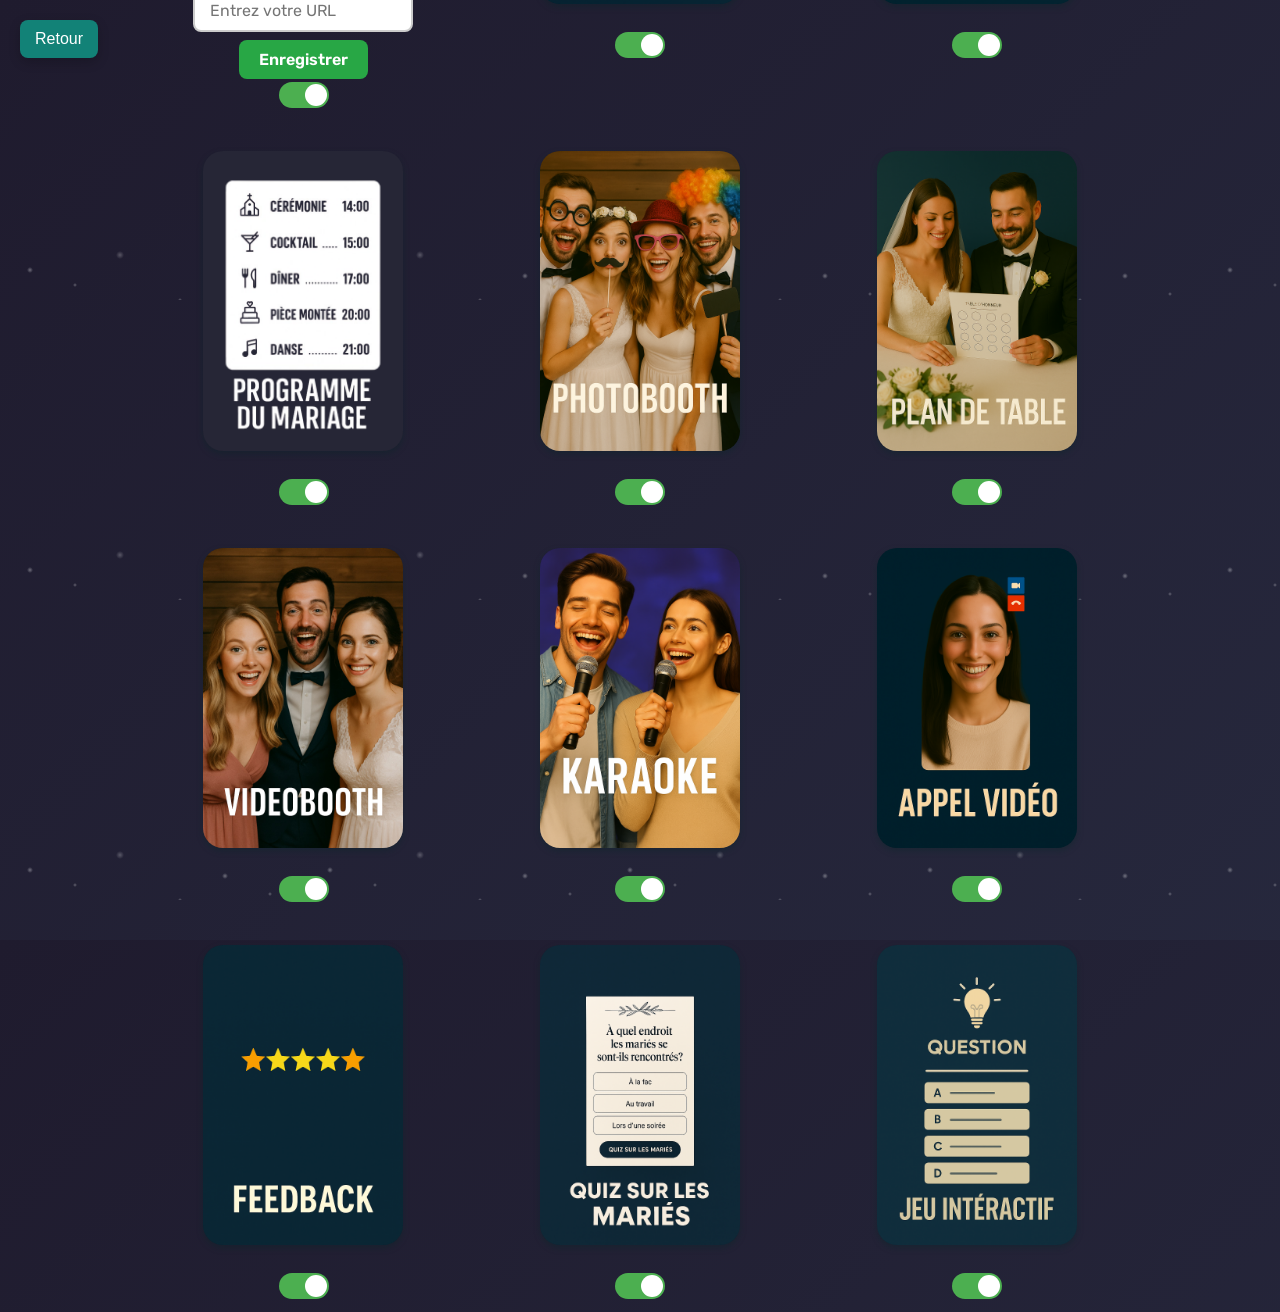
<file: appli.html>
<!DOCTYPE html>
<html lang="en">

<head>
    <meta charset="UTF-8">
    <meta name="viewport" content="width=device-width, initial-scale=1.0">
    <title>Applications</title>
    <!-- <link rel="stylesheet" href="./css/style_index.css"> -->
    <link rel="stylesheet" href="./css/style_appli.css">
    <link rel="stylesheet" href="./css/style_backbutton.css">
    <link href="https://fonts.googleapis.com/css2?family=Rubik:wght@400;600;700&display=swap" rel="stylesheet">
    <style>
        /* style_toggle.css */
    </style>
</head>

<body>

    <a class="back-button" href="index_hub.php" id="backbutton">
        Retour
    </a>
    <div class="container">
        <!-- Ligne du haut -->
        <div class="item">
            <a href="#" id="accueil-link" class="icon" target="_blank" data-module="accueil">
                <img src="./img/video-home.png" alt="Accueil">
                <!-- <h3>ACCUEIL</h3> -->
            </a>
            <!-- Input pour changer dynamiquement le lien -->
            <input type="text" id="input-url-accueil" class="input-url" data-module="accueil"
                placeholder="Entrez votre URL" oninput="updateAccueilLink(this)" />
            <button id="save-btn-accueil" class="save-btn" data-module="accueil">Enregistrer</button>
            <input type="checkbox" class="toggle-switch" data-module="accueil" onchange="toggleModule(this)">
            <span class="status-label" id="status-accueil"></span>
        </div>
        <div class="item">
            <a href="https://vocalvideo.com/" id="option" class="icon" target="_blank" data-module="livreor">
                <img src="./img/livreor.png" alt="Livre d'or">
                <!-- <h3>LIVRE D'OR VIDÉO</h3> -->
            </a>
            <input type="checkbox" class="toggle-switch" data-module="livreor" onchange="toggleModule(this)">
            <span class="status-label" id="status-livreor"></span>
        </div>

        <div class="item">
            <a href="#" id="option" class="icon" target="_blank" data-module="livreoraudio">
                <img src="./img/livreoraudio.png" alt="Livre d'or audio">
                <!-- <h3>LIVRE D'OR AUDIO</h3> -->
            </a>
            <input type="checkbox" class="toggle-switch" data-module="livreoraudio" onchange="toggleModule(this)">
            <span class="status-label" id="status-livreoraudio"></span>
        </div>

        <div class="item">
            <a href="#" id="option" class="icon" target="_blank" data-module="programme">
                <img src="./img/timetable.png" alt="Programme">
                <!-- <h3>PROGRAMME DU MARIAGE</h3> -->
            </a>
            <input type="checkbox" class="toggle-switch" data-module="programme" onchange="toggleModule(this)">
            <span class="status-label" id="status-programme"></span>
        </div>


        <div class="item">
            <a href="https://www.simplebooth.com/" id="option" class="icon" target=" _blank" data-module="photo">
                <img src="./img/photobooth-ia.jpg" alt="Photobooth">
                <!-- <h3>PHOTOBOOTH</h3> -->
            </a>
            <input type="checkbox" class="toggle-switch" data-module="photo" onchange="toggleModule(this)">
            <span class="status-label" id="status-photo"></span>
        </div>

        <!-- Ligne du milieu -->
        <div class="item">
            <a href="#" id="option" class="icon" target="_blank" data-module="plan">
                <img src="./img/dinner-table.png" alt="Plan">
                <!-- <h3>PLAN DE TABLE</h3> -->
            </a>
            <input type="checkbox" class="toggle-switch" data-module="plan" onchange="toggleModule(this)">
            <span class="status-label" id="status-plan"></span>
        </div>

        <div class="item">
            <a href="https://www.loom.com/" id="option" class="icon" target="_blank" data-module="video">
                <img src="./img/videobooth-ia.jpg" alt="Videobooth">
                <!-- <h3>VIDEOBOOTH</h3> -->
            </a>
            <input type="checkbox" class="toggle-switch" data-module="video" onchange="toggleModule(this)">
            <span class="status-label" id="status-video"></span>
        </div>

        <div class="item">
            <a href="https://www.karafun.fr/" id="option" class="icon" target="_blank" data-module="karaoke">
                <img src="./img/karaoke-ia(1).png" alt="Karaoke">
                <!-- <h3>KARAOKE</h3> -->
            </a>
            <input type="checkbox" class="toggle-switch" data-module="karaoke" onchange="toggleModule(this)">
            <span class="status-label" id="status-karaoke"></span>
        </div>
        <!-- Ligne du bas -->
        <div class="item">
            <a href="https://www.zoom.com/fr" id="option" class="icon" target="_blank" data-module="facetime">
                <img src="./img/facetime.png" alt="facetime">
                <!-- <h3>APPEL VIDÉO</h3> -->
            </a>
            <input type="checkbox" class="toggle-switch" data-module="facetime" onchange="toggleModule(this)">
            <span class="status-label" id="status-facetime"></span>
        </div>

        <div class="item">
            <a href="https://www.slido.com/fr" id="option" class="icon" target="_blank" data-module="feedback">
                <img src="./img/feedback.png" alt="Feedback">
                <!-- <h3>FEEDBACK</h3> -->
            </a>
            <input type="checkbox" class="toggle-switch" data-module="feedback" onchange="toggleModule(this)">
            <span class="status-label" id="status-feedback"></span>
        </div>

        <div class="item">
            <a href="#" id="option" class="icon" target="_blank" data-module="quiz">
                <img src="./img/quiz.png" alt="Quiz">
                <!-- <h3>QUIZ SUR LES MARIÉS</h3> -->
            </a>
            <input type="checkbox" class="toggle-switch" data-module="quiz" onchange="toggleModule(this)">
            <span class="status-label" id="status-quiz"></span>
        </div>

        <div class="item">
            <a href="https://solis.pro/?page_id=524" id="option" class="icon" target="_blank" data-module="tombola">
                <img src="./img/tombola.png" alt="Spin">
                <!-- <h3>JEU INTERACTIF</h3> -->
            </a>
            <input type="checkbox" class="toggle-switch" data-module="tombola" onchange="toggleModule(this)">
            <span class="status-label" id="status-tombola"></span>
        </div>
    </div>

    <script src="./js/scriptDisabled.js"></script>
    <script src="./js/scriptURLFront.js"></script>
    <script src="./js/scriptURLBack.js"></script>
</body>

</html>
</file>
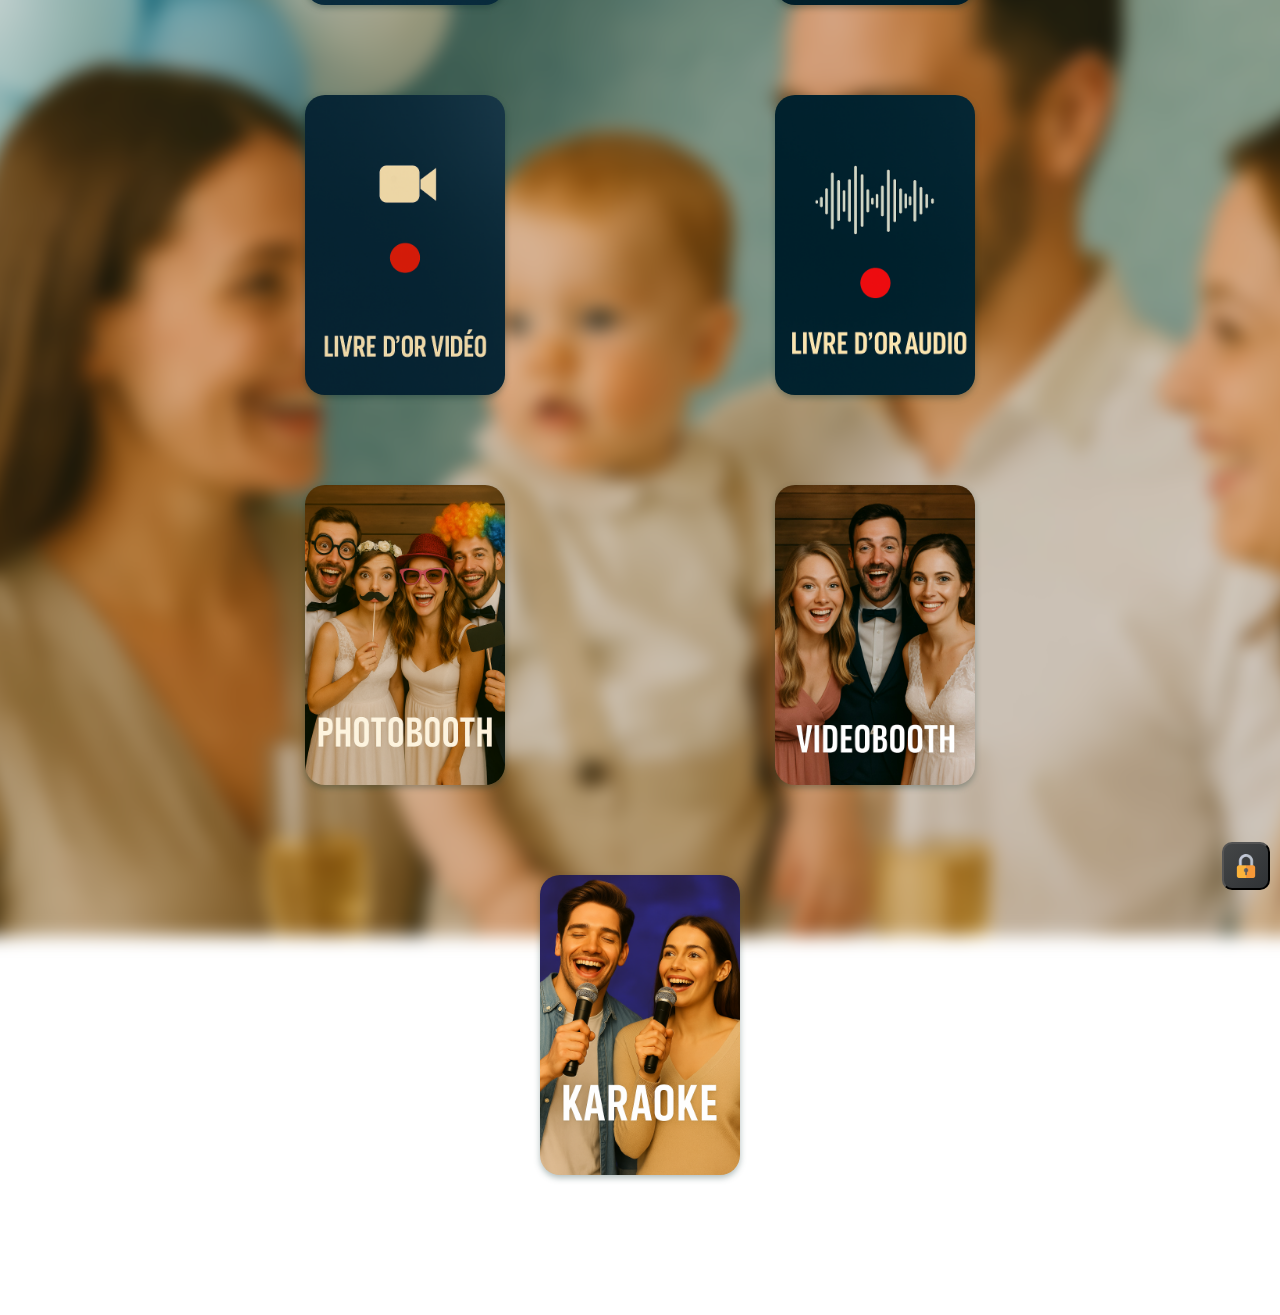
<file: index_bapteme.html>
<!DOCTYPE html>
<html lang="fr">

<head>
    <meta charset="UTF-8">
    <meta name="viewport" content="width=device-width, initial-scale=1.0">
    <title>Baptême</title>
    <link rel="stylesheet" href="./css/style_bapteme.css">
    <link href="https://fonts.googleapis.com/css2?family=Rubik:wght@400;600;700&display=swap" rel="stylesheet">
</head>

<body>

    <!-- Bouton admin -->
    <div id="admin-access">
        <button id="btn-admin">
            <img src="./img/lock-icon.png" alt="Admin" />
        </button>
    </div>

    <div class="container">
        <div class="item">
            <a class="popup-link" id="accueil-link" href="#" data-module="accueil">
                <div class="icon">
                    <img src="./img/video-home.png" alt="Accueil">
                    <!-- <h3>ACCUEIL</h3> -->
                </div>
            </a>
        </div>
        <div class="item">
            <a class="popup-link" href="https://www.zoom.com/fr" data-module="facetime" id="option">
                <div class="icon">
                    <img src="./img/facetime.png" alt="video-chat">
                    <!-- <h3>APPEL VIDÉO</h3> -->
                </div>
            </a>
        </div>

        <div class="item">
            <a class="popup-link" href="https://vocalvideo.com/" data-module="livreor" id="option">
                <div class="icon">
                    <img src="./img/livreor.png" alt="Livre d'or">
                    <!-- <h3>LIVRE D'OR VIDÉO</h3> -->
                </div>
            </a>
        </div>

        <div class="item">
            <a href="#" id="option" data-module="livreoraudio" class="icon popup-link">
                <img src="./img/livreoraudio.png" alt="Livre d'or audio">
                <!-- <h3>LIVRE D'OR AUDIO</h3> -->
            </a>
        </div>

        <div class="item">
            <a class="popup-link" href="https://www.simplebooth.com/" data-module="photo" id="option">
                <div class="icon">
                    <img src="./img/photobooth-ia.jpg" alt="Photobooth">
                    <!-- <h3>PHOTOBOOTH</h3> -->
                </div>
            </a>
        </div>

        <div class="item">
            <a class="popup-link" href="https://www.loom.com/" data-module="video" id="option">
                <div class="icon">
                    <img src="./img/videobooth-ia.jpg" alt="Videobooth">
                    <!-- <h3>VIDEOBOOTH</h3> -->
                </div>
            </a>
        </div>

        <div class="item">
            <a class="popup-link" href="https://www.loom.com/" data-module="karaoke" id="option">
                <div class="icon">
                    <img src="./img/karaoke-ia(1).png" alt="Karaoke">
                    <!-- <h3>VIDEOBOOTH</h3> -->
                </div>
            </a>
        </div>
    </div>

    <script src="./js/scriptGrey.js"></script>
    <script src="./js/scriptBackButton.js"></script>
    <script src="./js/scriptPopup.js"></script>
    <script src="./js/scriptURLBack.js"></script>
</body>

</html>
</file>
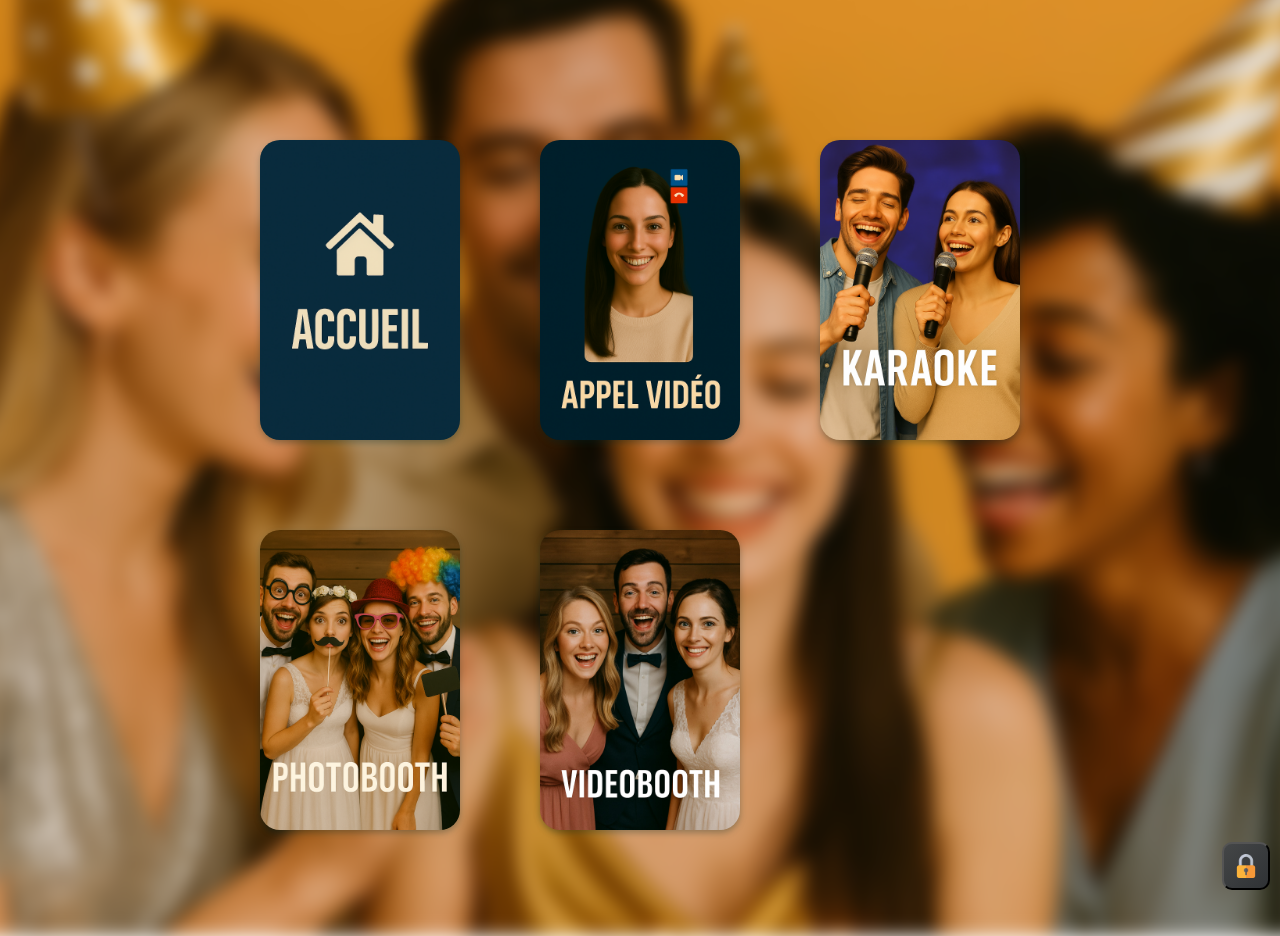
<file: index_birthday.html>
<!DOCTYPE html>
<html lang="fr">

<head>
    <meta charset="UTF-8">
    <meta name="viewport" content="width=device-width, initial-scale=1.0">
    <title>Anniversaire</title>
    <link rel="stylesheet" href="./css/style_birthday.css">
    <link href="https://fonts.googleapis.com/css2?family=Rubik:wght@400;600;700&display=swap" rel="stylesheet">
</head>

<body>
    <!-- Bouton admin -->
    <div id="admin-access">
        <button id="btn-admin">
            <img src="./img/lock-icon.png" alt="Admin" />
        </button>
    </div>

    <div class="container">
        <div class="item">
            <a class="popup-link" href="#" data-module="accueil" id="accueil-link">
                <div class="icon">
                    <img src="./img/video-home.png" alt="Accueil">
                    <!-- <h3>ACCUEIL</h3> -->
                </div>
            </a>
        </div>

        <div class="item">
            <a href="https://www.zoom.com/" class="popup-link" data-module="facetime" id="video-chat">
                <div class="icon">
                    <img src="./img/facetime.png" alt="video-chat">
                    <!-- <h3>APPEL VIDÉO</h3> -->
                </div>
            </a>
        </div>
        <div class="item">
            <a href="https://www.karafun.fr/" class="popup-link" data-module="karaoke" id="karaoke">
                <div class="icon">
                    <img src="./img/karaoke-ia(1).png" alt="karaoke">
                    <!-- <h3>KARAOKE</h3> -->
                </div>
            </a>
        </div>
        <div class="item">
            <a href="https://www.simplebooth.com/" class="popup-link" data-module="photo" id="photobooth">
                <div class="icon">
                    <img src="./img/photobooth-ia.jpg" alt="photo">
                    <!-- <h3>PHOTOBOOTH</h3> -->
                </div>
            </a>
        </div>
        <div class="item">
            <a href="https://www.loom.com/" class="popup-link" data-module="video" id="videobooth">
                <div class="icon">
                    <img src="./img/videobooth-ia.jpg" alt="video">
                    <!-- <h3>VIDEOBOOTH</h3> -->
                </div>
            </a>
        </div>
    </div>

    <script src="./js/scriptGrey.js"></script>
    <script src="./js/scriptBackButton.js"></script>
    <script src="./js/scriptPopup.js"></script>
    <script src="./js/scriptURLBack.js"></script>
</body>

</html>
</file>
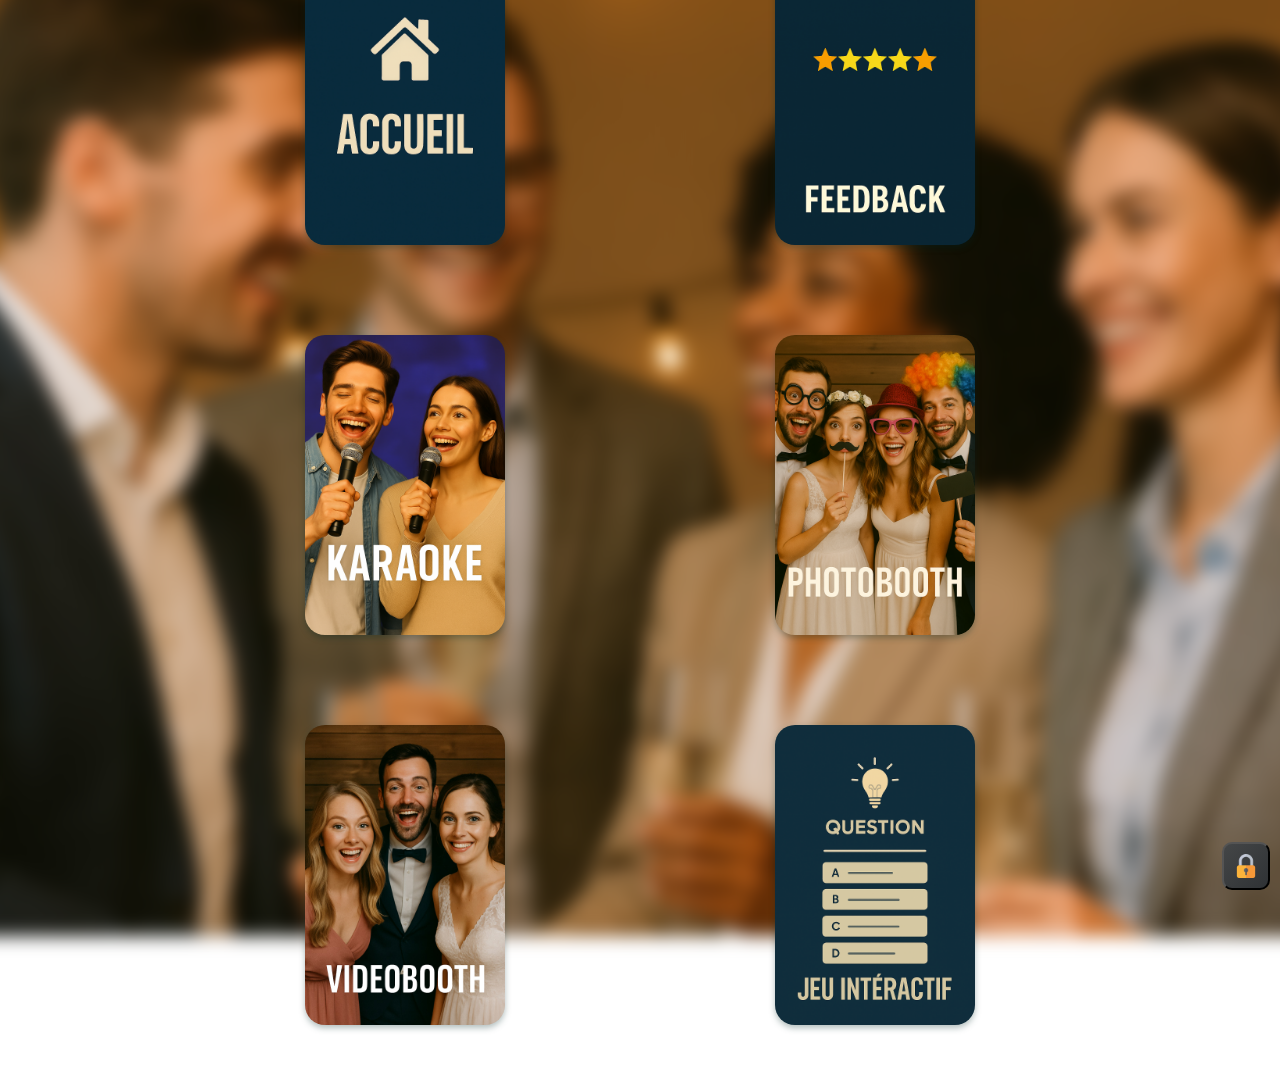
<file: index_company.html>
<!DOCTYPE html>
<html lang="fr">

<head>
    <meta charset="UTF-8" />
    <meta name="viewport" content="width=device-width, initial-scale=1" />
    <title>Entreprise</title>
    <link rel="stylesheet" href="./css/style_company.css" />
    <link href="https://fonts.googleapis.com/css2?family=Rubik:wght@400;600;700&display=swap" rel="stylesheet" />
</head>

<body>

    <!-- Bouton admin -->
    <div id="admin-access">
        <button id="btn-admin">
            <img src="./img/lock-icon.png" alt="Admin" />
        </button>
    </div>

    <div class="container">
        <div class="item">
            <a class="popup-link" href="#" data-module="accueil" id="accueil-link">
                <div class="icon">
                    <img src="./img/video-home.png" alt="Accueil" />
                    <!-- <h3>ACCUEIL</h3> -->
                </div>
            </a>
        </div>
        <div class="item">
            <a class="popup-link" href="https://www.slido.com/fr" data-module="feedback" id="option">
                <div class="icon">
                    <img src="./img/feedback.png" alt="Feedback" />
                    <!-- <h3>FEEDBACK</h3> -->
                </div>
            </a>
        </div>
        <div class="item">
            <a class="popup-link" href="https://www.karafun.fr/" data-module="karaoke" id="option">
                <div class="icon">
                    <img src="./img/karaoke-ia(1).png" alt="karaoke" />
                    <!-- <h3>KARAOKE</h3> -->
                </div>
            </a>
        </div>
        <div class="item">
            <a class="popup-link" href="https://www.simplebooth.com/" data-module="photo" id="option">
                <div class="icon">
                    <img src="./img/photobooth-ia.jpg" alt="photo" />
                    <!-- <h3>PHOTOBOOTH</h3> -->
                </div>
            </a>
        </div>
        <div class="item">
            <a class="popup-link" href="https://www.loom.com/" data-module="video" id="option">
                <div class="icon">
                    <img src="./img/videobooth-ia.jpg" alt="video" />
                    <!-- <h3>VIDEOBOOTH</h3> -->
                </div>
            </a>
        </div>
        <div class="item">
            <a class="popup-link" href="https://solis.pro/?page_id=524" data-module="tombola" id="option">
                <div class="icon">
                    <img src="./img/tombola.png" alt="tombola" />
                    <!-- <h3>JEU INTERACTIF</h3> -->
                </div>
            </a>
        </div>
    </div>

    <script src="./js/scriptGrey.js"></script>
    <script src="./js/scriptBackButton.js"></script>
    <script src="./js/scriptURLBack.js"></script>
    <script src="./js/scriptPopup.js"></script>
</body>

</html>
</file>
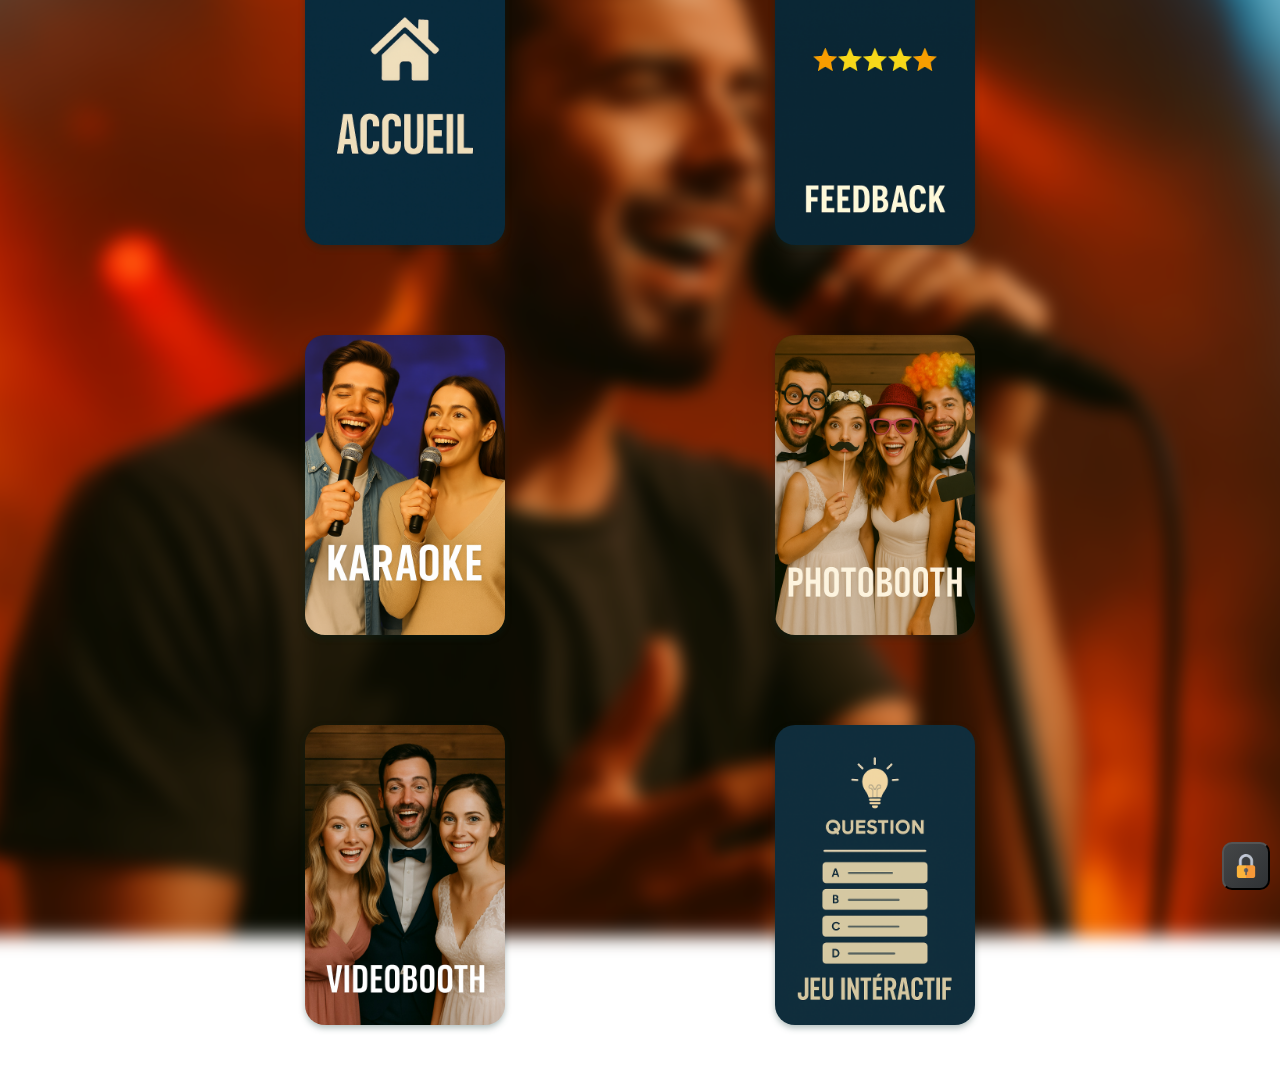
<file: index_concert.html>
<!DOCTYPE html>
<html lang="fr">

<head>
    <meta charset="UTF-8" />
    <meta name="viewport" content="width=device-width, initial-scale=1" />
    <title>Concert</title>
    <link rel="stylesheet" href="./css/style_concert.css" />
    <link href="https://fonts.googleapis.com/css2?family=Rubik:wght@400;600;700&display=swap" rel="stylesheet" />
</head>

<body>

    <!-- Bouton admin -->
    <div id="admin-access">
        <button id="btn-admin">
            <img src="./img/lock-icon.png" alt="Admin" />
        </button>
    </div>

    <div class="container">
        <div class="item">
            <a class="popup-link" href="#" data-module="accueil" id="accueil-link">
                <div class="icon">
                    <img src="./img/video-home.png" alt="Accueil" />
                    <!-- <h3>ACCUEIL</h3> -->
                </div>
            </a>
        </div>
        <div class="item">
            <a class="popup-link" href="https://www.slido.com/fr" data-module="feedback" id="option">
                <div class="icon">
                    <img src="./img/feedback.png" alt="Feedback" />
                    <!-- <h3>FEEDBACK</h3> -->
                </div>
            </a>
        </div>
        <div class="item">
            <a class="popup-link" href="https://www.karafun.fr/" data-module="karaoke" id="option">
                <div class="icon">
                    <img src="./img/karaoke-ia(1).png" alt="karaoke" />
                    <!-- <h3>KARAOKE</h3> -->
                </div>
            </a>
        </div>
        <div class="item">
            <a class="popup-link" href="https://www.simplebooth.com/" data-module="photo" id="option">
                <div class="icon">
                    <img src="./img/photobooth-ia.jpg" alt="photo" />
                    <!-- <h3>PHOTOBOOTH</h3> -->
                </div>
            </a>
        </div>
        <div class="item">
            <a class="popup-link" href="https://www.loom.com/" data-module="video" id="option">
                <div class="icon">
                    <img src="./img/videobooth-ia.jpg" alt="video" />
                    <!-- <h3>VIDEOBOOTH</h3> -->
                </div>
            </a>
        </div>
        <div class="item">
            <a class="popup-link" href="https://solis.pro/?page_id=524" data-module="tombola" id="option">
                <div class="icon">
                    <img src="./img/tombola.png" alt="tombola" />
                    <!-- <h3>JEU INTERACTIF</h3> -->
                </div>
            </a>
        </div>
    </div>

    <script src="./js/scriptGrey.js"></script>
    <script src="./js/scriptBackButton.js"></script>
    <script src="./js/scriptURLBack.js"></script>
    <script src="./js/scriptPopup.js"></script>
</body>

</html>
</file>
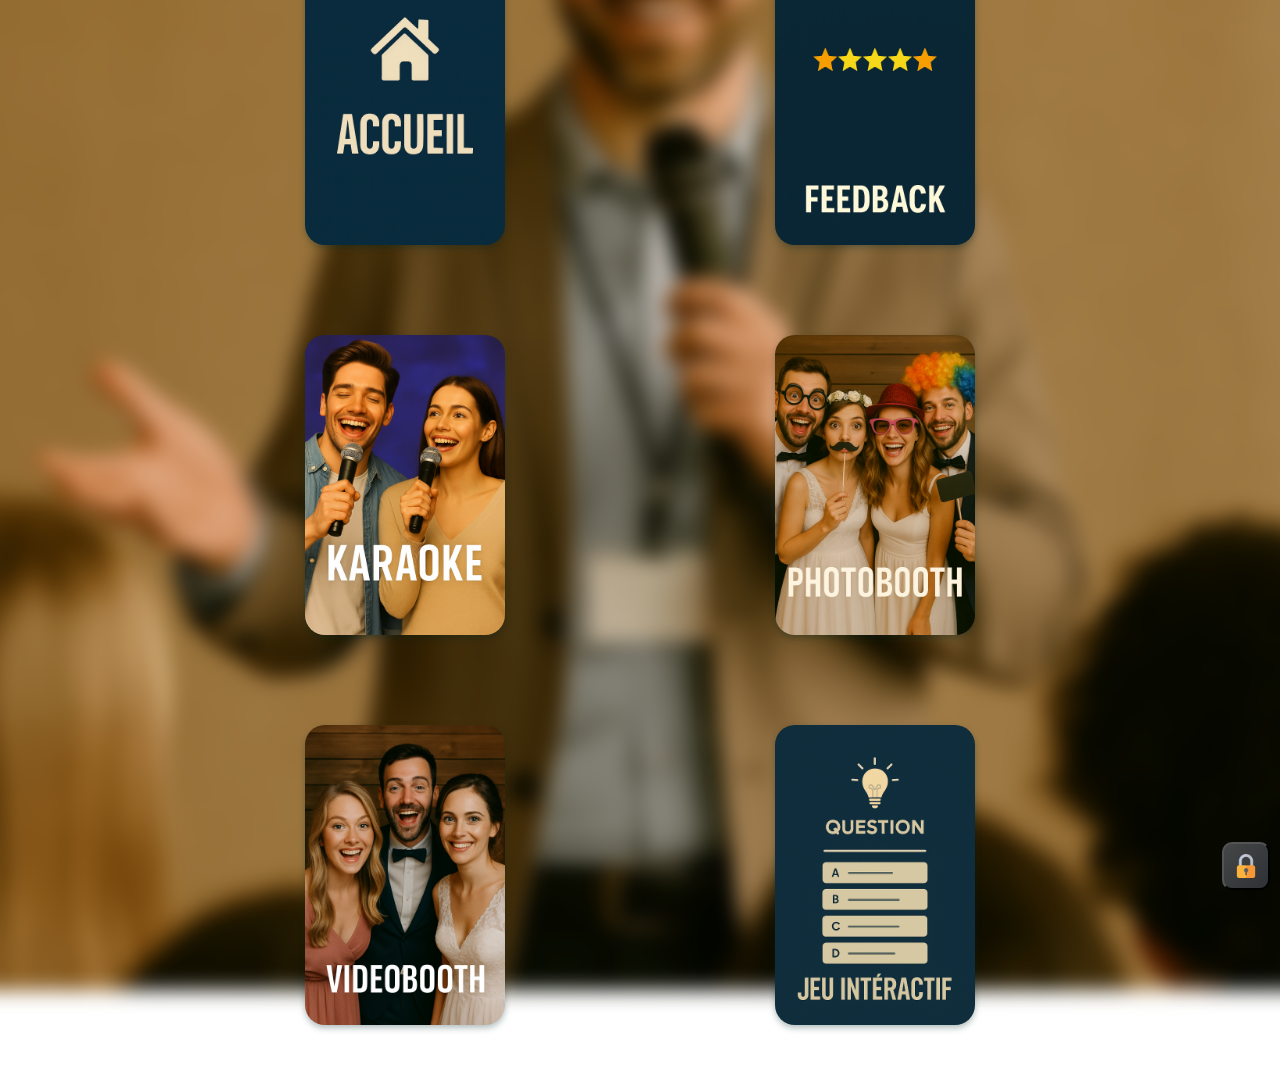
<file: index_seminaire.html>
<!DOCTYPE html>
<html lang="fr">

<head>
    <meta charset="UTF-8" />
    <meta name="viewport" content="width=device-width, initial-scale=1" />
    <title>Séminaire</title>
    <link rel="stylesheet" href="./css/style_seminaire.css" />
    <link href="https://fonts.googleapis.com/css2?family=Rubik:wght@400;600;700&display=swap" rel="stylesheet" />
</head>

<body>

    <!-- Bouton admin -->
    <div id="admin-access">
        <button id="btn-admin">
            <img src="./img/lock-icon.png" alt="Admin" />
        </button>
    </div>

    <div class="container">
        <div class="item">
            <a class="popup-link" href="#" data-module="accueil" id="accueil-link">
                <div class="icon">
                    <img src="./img/video-home.png" alt="Accueil" />
                    <!-- <h3>ACCUEIL</h3> -->
                </div>
            </a>
        </div>
        <div class="item">
            <a class="popup-link" href="https://www.slido.com/fr" data-module="feedback" id="option">
                <div class="icon">
                    <img src="./img/feedback.png" alt="Feedback" />
                    <!-- <h3>FEEDBACK</h3> -->
                </div>
            </a>
        </div>
        <div class="item">
            <a class="popup-link" href="https://www.karafun.fr/" data-module="karaoke" id="option">
                <div class="icon">
                    <img src="./img/karaoke-ia(1).png" alt="karaoke" />
                    <!-- <h3>KARAOKE</h3> -->
                </div>
            </a>
        </div>
        <div class="item">
            <a class="popup-link" href="https://www.simplebooth.com/" data-module="photo" id="option">
                <div class="icon">
                    <img src="./img/photobooth-ia.jpg" alt="photo" />
                    <!-- <h3>PHOTOBOOTH</h3> -->
                </div>
            </a>
        </div>
        <div class="item">
            <a class="popup-link" href="https://www.loom.com/" data-module="video" id="option">
                <div class="icon">
                    <img src="./img/videobooth-ia.jpg" alt="video" />
                    <!-- <h3>VIDEOBOOTH</h3> -->
                </div>
            </a>
        </div>
        <div class="item">
            <a class="popup-link" href="https://solis.pro/?page_id=524" data-module="tombola" id="option">
                <div class="icon">
                    <img src="./img/tombola.png" alt="tombola" />
                    <!-- <h3>JEU INTERACTIF</h3> -->
                </div>
            </a>
        </div>
    </div>

    <script src="./js/scriptGrey.js"></script>
    <script src="./js/scriptBackButton.js"></script>
    <script src="./js/scriptURLBack.js"></script>
    <script src="./js/scriptPopup.js"></script>
</body>

</html>
</file>
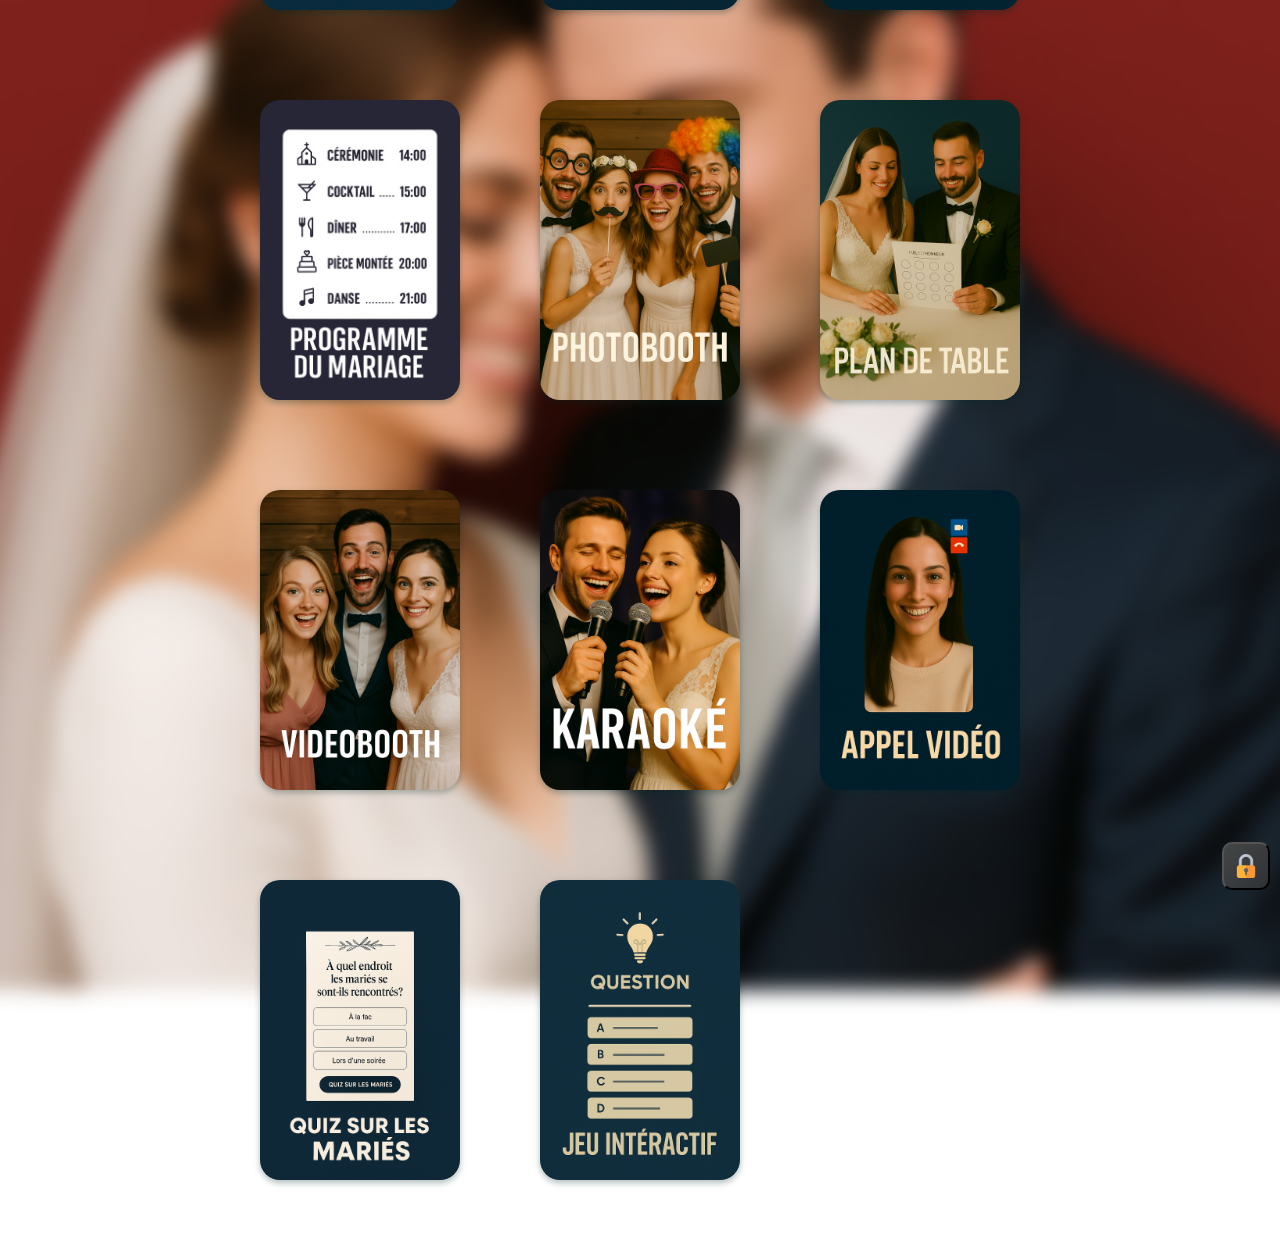
<file: index_wedding.html>
<!DOCTYPE html>
<html lang="fr">

<head>
    <meta charset="UTF-8">
    <meta name="viewport" content="width=device-width, initial-scale=1.0">
    <title>Mariage</title>
    <link rel="stylesheet" href="./css/style_wedding.css">
    <link href="https://fonts.googleapis.com/css2?family=Rubik:wght@400;600;700&display=swap" rel="stylesheet">
</head>

<body>

    <!-- Bouton admin -->
    <div id="admin-access">
        <button id="btn-admin">
            <img src="./img/lock-icon.png" alt="Admin" />
        </button>
    </div>

    <div class="container">
        <!-- Ligne du haut -->
        <div class="item">
            <a class="icon popup-link" href="#" data-module="accueil" id="accueil-link">
                <img src="img/video-home.png" alt="Accueil">
            </a>
        </div>

        <div class="item">
            <a href="https://vocalvideo.com/" id="option" data-module="livreor" class="icon popup-link">
                <img src="./img/livreor.png" alt="Livre d'or">
                <!-- <h3>LIVRE D'OR VIDÉO</h3> -->
            </a>
        </div>

        <div class="item">
            <a href="#" id="option" data-module="livreoraudio" class="icon popup-link">
                <img src="./img/livreoraudio.png" alt="Livre d'or audio">
                <!-- <h3>LIVRE D'OR AUDIO</h3> -->
            </a>
        </div>

        <div class="item">
            <a href="#" id="option" data-module="programme" class="icon popup-link">
                <img src="./img/timetable.png" alt="Programme">
                <!-- <h3>PROGRAMME DU MARIAGE</h3> -->
            </a>
        </div>

        <div class="item">
            <a href="https://www.simplebooth.com/" id="option" data-module="photo" class="icon popup-link">
                <img src="./img/photobooth-ia.jpg" alt="Photobooth">
                <!-- <h3>PHOTOBOOTH</h3> -->
            </a>
        </div>

        <!-- Ligne du bas -->
        <div class="item">
            <a href="#" id="option" data-module="plan" class="icon popup-link">
                <img src="./img/dinner-table.png" alt="Plan">
                <!-- <h3>PLAN DE TABLE</h3> -->
            </a>
        </div>

        <div class="item">
            <a href="https://www.loom.com/" id="option" data-module="video" class="icon popup-link">
                <img src="./img/videobooth-ia.jpg" alt="Videobooth">
                <!-- <h3>VIDEOBOOTH</h3> -->
            </a>
        </div>

        <div class="item">
            <a href="https://www.karafun.fr/" id="option" data-module="karaoke" class="icon popup-link">
                <img src="./img/karaoke-ia.png" alt="Karaoke">
                <!-- <h3>KARAOKE</h3> -->
            </a>
        </div>

        <div class="item">
            <a href="https://www.zoom.com/fr" id="option" data-module="facetime" class="icon popup-link">
                <img src="./img/facetime.png" alt="facetime">
                <!-- <h3>APPEL VIDÉO</h3> -->
            </a>
        </div>
        <div class="item">
            <a href="#" id="option" data-module="quiz" class="icon popup-link">
                <img src="./img/quiz.png" alt="quiz">
                <!-- <h3>QUIZ SUR LES MARIÉS</h3> -->
            </a>
        </div>

        <div class="item">
            <a href="https://solis.pro/?page_id=524" id="option" data-module="tombola" class="icon popup-link">
                <img src="./img/tombola.png" alt="Tombola">
                <!-- <h3>JEU INTERACTIF</h3> -->
            </a>
        </div>

    </div>

    <script src="./js/scriptGrey.js"></script>
    <script src="./js/scriptBackButton.js"></script>
    <script src="./js/scriptPopup.js"></script>
    <script src="./js/scriptURLBack.js"></script>
</body>

</html>
</file>
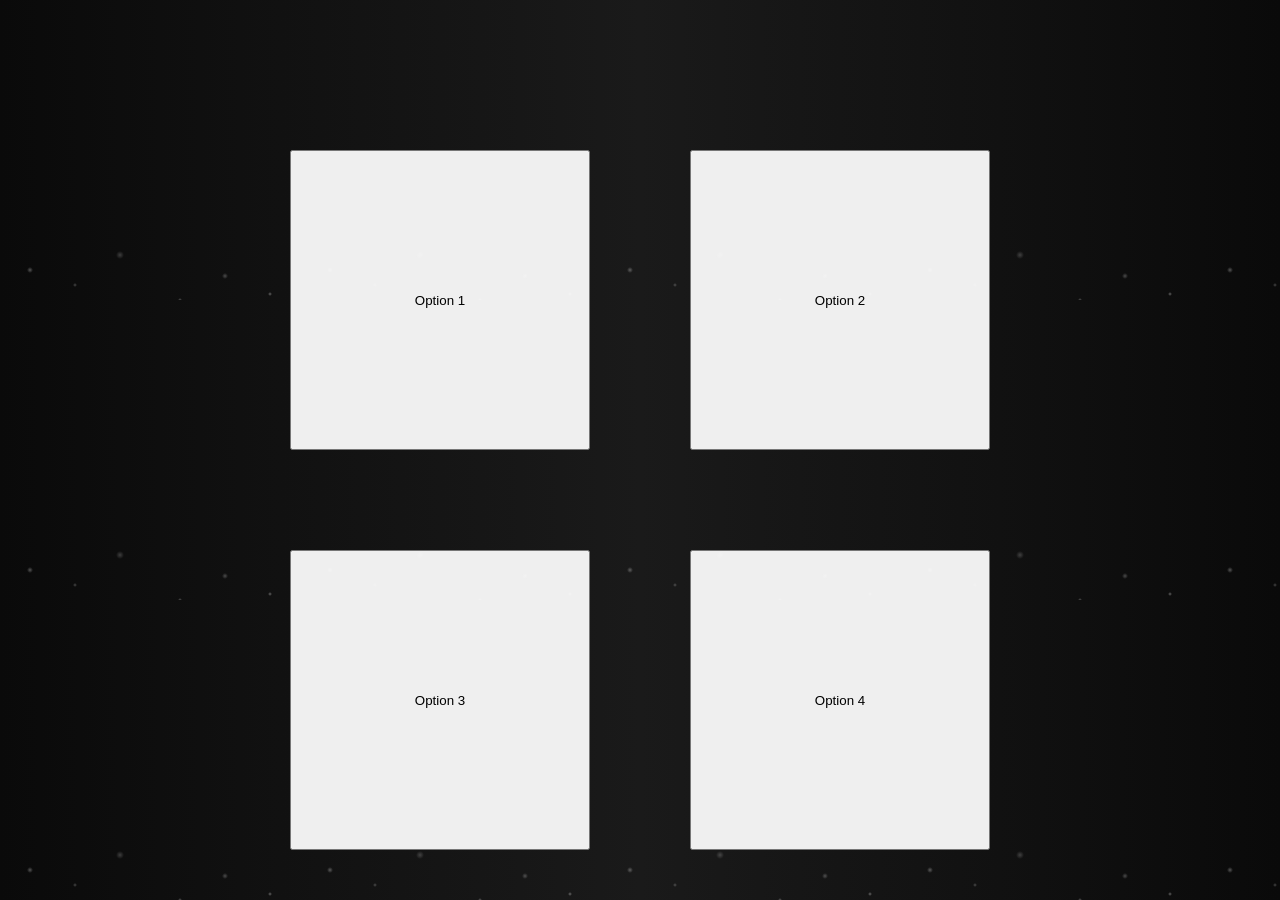
<file: index_weeding.html>
<!DOCTYPE html>
<html lang="fr">

<head>
    <meta charset="UTF-8">
    <meta name="viewport" content="width=device-width, initial-scale=1.0">
    <title>Mariage</title>
    <link rel="stylesheet" href="./css/style_index.css">
</head>

<body>
    <div class="container">
        <button id="btnLivreOr">Option 1</button>
        <button id="btnPhotoboost">Option 2</button>
        <button id="btnOption1">Option 3</button>
        <button id="btnOption2">Option 4</button>
    </div>
</body>

</html>
</file>
<file: css/style_index.css>
/* style_index.css */

body {
    display: flex;
    height: 100vh;
    margin: 0;
    justify-content: center;
    align-items: center;
    font-family: 'Segoe UI', Tahoma, Geneva, Verdana, sans-serif;
    position: relative;
    overflow: hidden;
    background: linear-gradient(90deg, #0a0a0a 0%, #1a1a1a 25%, #0a0a0a 50%, #1a1a1a 75%, #0a0a0a 100%);
    background-size: 200% 100%;
    animation: moveBg 10s linear infinite;
}

/* Animation du dégradé */
@keyframes moveBg {
    0% {
        background-position: 0% 100%;
    }

    100% {
        background-position: 0% 0%;
    }
}


/* Particules scintillantes en fond */
body::before {
    content: '';
    position: absolute;
    top: 0;
    left: 0;
    right: 0;
    bottom: 0;
    pointer-events: none;
    z-index: 0;
    opacity: 0.5;
    background-image:
        radial-gradient(3px 3px at 10% 90%, rgba(255, 255, 255, 0.6), transparent),
        radial-gradient(2px 2px at 25% 95%, rgba(255, 255, 255, 0.5), transparent),
        radial-gradient(4px 4px at 40% 85%, rgba(255, 255, 255, 0.4), transparent),
        radial-gradient(2px 2px at 60% 100%, rgba(255, 255, 255, 0.6), transparent),
        radial-gradient(3px 3px at 75% 92%, rgba(255, 255, 255, 0.5), transparent),
        radial-gradient(2px 2px at 90% 98%, rgba(255, 255, 255, 0.7), transparent);
    background-repeat: repeat;
    background-size: 300px 300px;
    animation: sparkle 15s linear infinite;
}

@keyframes sparkle {
    0% {
        transform: translateY(100px);
    }

    100% {
        transform: translateY(-200px);
    }
}

.container {
    display: grid;
    grid-template-columns: repeat(2, 300px);
    grid-template-rows: repeat(2, 300px);
    gap: 100px;
    padding-top: 100px;
    justify-content: center;
    width: max-content;
    margin: 0 auto;
}

/* Suppression du fond blanc et de la brillance */
.icon {
    background: none;
    border-radius: 20px;
    text-align: center;
    padding: 20px;
    transition: transform 0.3s ease;
    cursor: pointer;
    user-select: none;
    display: flex;
    flex-direction: column;
    justify-content: center;
    align-items: center;
    width: 300px;
    height: 300px;
    box-sizing: border-box;
    position: relative;
}

.icon:hover {
    transform: scale(1.05);
    opacity: 0.94;
}

/* Images avec effet flottant */
.icon img {
    width: 250px;
    height: auto;
    object-fit: contain;
    margin-bottom: 10px;
    filter: drop-shadow(0 3px 3px rgba(0, 41, 37, 0.3));
    border-radius: 20px;
    animation: float 3s ease-in-out infinite;
}

/* Animation de flottement */
@keyframes float {
    0% {
        transform: translateY(0) rotate(0deg);
    }

    50% {
        transform: translateY(-5px) rotate(1deg);
    }

    100% {
        transform: translateY(0) rotate(0deg);
    }
}

/* Texte lisible avec ombre portée */
.icon h3 {
    font-weight: 700;
    font-size: 1.3rem;
    color: #eeeeee;
    margin: 0;
    font-family: 'Rubik', sans-serif;
    text-align: center;
}

/* Liens pleins */
#wedding,
#bapteme,
#company,
#birthday {
    text-decoration: none;
    display: flex;
    color: inherit;
    width: 100%;
    height: 100%;
}

#toplink {
    position: absolute;
    top: 20px;
    width: 100%;
    text-align: center;
    z-index: 10;
}

#toplink a {
    font-size: 1rem;
    font-weight: 600;
    color: #000000;
    text-decoration: none;
    background-color: #ffffff;
    border: 2px solid #000000;
    padding: 10px 20px;
    border-radius: 12px;
    box-shadow: 0 4px 8px rgba(18, 130, 119, 0.2);
    transition: background-color 0.3s ease, color 0.3s ease;
}

#toplink a:hover {
    background-color: #000000;
    color: #ffffff;
}

#transition-overlay {
    position: fixed;
    top: 0;
    left: 0;
    width: 100vw;
    height: 100vh;
    background: black;
    /* ou noir, ou autre */
    z-index: 9999;
    pointer-events: none;
    opacity: 0;
    transition: opacity 0.5s ease;
}

#transition-overlay.active {
    opacity: 1;
    pointer-events: all;
}
</file>
<file: css/style_appli.css>
body {
    display: flex;
    height: 100vh;
    margin: 0;
    justify-content: center;
    align-items: center;
    font-family: 'Segoe UI', Tahoma, Geneva, Verdana, sans-serif;
    position: relative;
    overflow: hidden;
    background: linear-gradient(135deg, #1f1b2e, #2a2f45);
    padding: 20px;
    /* pour ne pas coller aux bords */
    background-size: 200% 100%;
    animation: moveBg 10s linear infinite;
}

/* Animation du dégradé */
@keyframes moveBg {
    0% {
        background-position: 0% 100%;
    }

    100% {
        background-position: 0% 0%;
    }
}


/* Particules scintillantes en fond */
body::before {
    content: '';
    position: absolute;
    top: 0;
    left: 0;
    right: 0;
    bottom: 0;
    pointer-events: none;
    z-index: 0;
    opacity: 0.5;
    background-image:
        radial-gradient(3px 3px at 10% 90%, rgba(255, 255, 255, 0.7), transparent),
        radial-gradient(2px 2px at 25% 95%, rgba(255, 255, 255, 0.6), transparent),
        radial-gradient(4px 4px at 40% 85%, rgba(255, 255, 255, 0.5), transparent),
        radial-gradient(2px 2px at 60% 100%, rgba(255, 255, 255, 0.6), transparent),
        radial-gradient(3px 3px at 75% 92%, rgba(255, 255, 255, 0.7), transparent),
        radial-gradient(2px 2px at 90% 98%, rgba(255, 255, 255, 0.6), transparent);
    background-repeat: repeat;
    background-size: 300px 300px;
    animation: sparkle 15s linear infinite;
}

@keyframes sparkle {
    0% {
        transform: translateY(100px);
    }

    100% {
        transform: translateY(-200px);
    }
}

.container {
    display: grid;
    grid-template-columns: repeat(3, 1fr);
    /* 3 colonnes */
    grid-auto-rows: auto;
    gap: 25px 30px;
    /* espace vertical et horizontal */
    padding: 10px;
    justify-content: center;
    align-items: center;
    max-width: 1000px;
    /* max largeur pour éviter étirement */
    width: 100%;
    box-sizing: border-box;
}

/* Contenu de chaque cellule */
.item {
    display: flex;
    flex-direction: column;
    justify-content: center;
    align-items: center;
    position: relative;
}

/* Style des icônes */
.icon {
    background: none;
    border-radius: 20px;
    text-align: center;
    padding: 15px;
    transition: transform 0.3s ease, box-shadow 0.3s ease;
    cursor: pointer;
    user-select: none;
    display: flex;
    flex-direction: column;
    justify-content: center;
    align-items: center;
    width: 220px;
    /* largeur réduite */
    height: 220px;
    /* hauteur réduite */
    box-sizing: border-box;
}

.icon:hover {
    transform: scale(1.05);
}

.icon img {
    width: 200px;
    height: 300px;
    margin-bottom: 10px;
    filter: drop-shadow(0 3px 3px rgba(0, 41, 37, 0.3));
    border-radius: 20px;
    animation: float 3s ease-in-out infinite;
}

@keyframes float {
    0% {
        transform: translateY(0) rotate(0deg);
    }

    50% {
        transform: translateY(-5px) rotate(1deg);
    }

    100% {
        transform: translateY(0) rotate(0deg);
    }
}

.icon h3 {
    font-weight: 700;
    font-size: 1.3rem;
    color: #eeeef1;
    margin: 0;
    font-family: 'Rubik', sans-serif;
    text-align: center;
    text-shadow:
        -1px -1px 0 #000,
        1px -1px 0 #000,
        -1px 1px 0 #000,
        1px 1px 0 #000;
    opacity: 0.85;
}

#option,
#accueil-link {
    text-decoration: none;
    display: flex;
    color: inherit;
    width: 100%;
    height: 100%;
}

.tick {
    position: absolute;
    top: 10px;
    width: 24px;
    height: 24px;
    background-image: url('../img/tick.png');
    /* une image tick verte transparente */
    background-size: contain;
    background-repeat: no-repeat;
    display: none;
    /* caché par défaut */
}

.item {
    position: relative;
    /* important pour positionner le tick par rapport à l’item */
}

.tick-left {
    left: 10px;
}

.tick-right {
    right: 10px;
}

a.clicked {
    pointer-events: none;
    /* Désactive les clics */
    opacity: 0.6;
    /* Atténue visuellement */
    cursor: default;
    /* Change le curseur */
    filter: grayscale(70%);
    /* Optionnel : effet désactivé */
    transform: scale(0.98);
    /* Optionnel : léger effet de clic */
}

.switch {
    position: relative;
    display: inline-block;
    width: 50px;
    height: 25px;
}

.switch input {
    opacity: 0;
    width: 0;
    height: 0;
}

.slider {
    position: absolute;
    cursor: pointer;
    top: 0;
    left: 0;
    right: 0;
    bottom: 0;
    background-color: #ccc;
    transition: .3s;
    border-radius: 25px;
}

.slider:before {
    position: absolute;
    content: "";
    height: 19px;
    width: 19px;
    left: 3px;
    bottom: 3px;
    background-color: white;
    transition: .3s;
    border-radius: 50%;
}

input:checked+.slider {
    background-color: #4CAF50;
}

input:checked+.slider:before {
    transform: translateX(24px);
}

.status-label {
    font-size: 0.9em;
    font-weight: bold;
}

input.disabled,
button.disabled,
a.disabled {
    pointer-events: none;
    opacity: 0.4;
    filter: grayscale(100%);
    cursor: not-allowed;
    transform: none;
}


.toggle-container {
    display: flex;
    align-items: center;
    gap: 10px;
    margin-top: 10px;
}

.toggle-switch {
    position: relative;
    width: 50px;
    height: 26px;
    -webkit-appearance: none;
    -moz-appearance: none;
    appearance: none;
    background: #ccc;
    outline: none;
    border-radius: 30px;
    transition: background 0.3s;
    cursor: pointer;
}

.toggle-switch:checked {
    background: #4CAF50;
}

.toggle-switch::before {
    content: "";
    position: absolute;
    width: 22px;
    height: 22px;
    border-radius: 50%;
    top: 2px;
    left: 2px;
    background: white;
    transition: transform 0.3s;
}

.toggle-switch:checked::before {
    transform: translateX(24px);
}

.input-url {
    padding: 10px 15px;
    width: 220px;
    font-size: 1rem;
    border: 2px solid #ccc;
    border-radius: 8px;
    outline: none;
    transition: border-color 0.3s, box-shadow 0.3s;
    font-family: 'Rubik', sans-serif;
    margin-top: 10px;
    margin-bottom: 8px;
    box-sizing: border-box;
}

.input-url:focus {
    border-color: #081141;
    box-shadow: 0 0 6px rgba(8, 17, 65, 0.3);
}

.save-btn {
    padding: 10px 20px;
    font-size: 1rem;
    font-weight: 600;
    color: white;
    background-color: #28a745;
    border: none;
    border-radius: 8px;
    cursor: pointer;
    transition: background-color 0.3s, transform 0.2s;
    font-family: 'Rubik', sans-serif;
}

.save-btn:hover {
    background-color: #3ac85c;
    transform: translateY(-2px);
}

.save-btn:active {
    transform: scale(0.98);
    background-color: #208838;
}
</file>
<file: css/style_backbutton.css>
.back-button {
    position: absolute;
    top: 20px;
    left: 20px;
    background-color: #128277;
    color: white;
    border: none;
    padding: 10px 15px;
    font-size: 16px;
    border-radius: 8px;
    cursor: pointer;
    display: flex;
    align-items: center;
    gap: 8px;
    box-shadow: 0 4px 12px rgba(0, 0, 0, 0.2);
    transition: background-color 0.3s ease;
    text-decoration: none;
}

.back-button:hover {
    background-color: #0e6658;
}
</file>
<file: css/style_bapteme.css>
body {
    display: flex;
    height: 100vh;
    margin: 0;
    justify-content: center;
    align-items: center;
    font-family: 'Segoe UI', Tahoma, Geneva, Verdana, sans-serif;
    position: relative;
    overflow: hidden;
}

body::before {
    content: "";
    position: absolute;
    top: -10%;
    left: -10%;
    width: 120%;
    height: 120%;
    background-image: url(../img/bapteme.JPG);
    background-size: cover;
    background-position: 70% center;
    background-repeat: no-repeat;
    transform-origin: center center;
    transform: scale(0.9);
    z-index: -1;
    filter: blur(10px);
}

.container {
    display: grid;
    grid-template-columns: repeat(auto-fit, minmax(280px, 1fr));
    gap: 40px;
    padding: 20px;
    justify-items: center;
    align-items: center;
    z-index: 1;
    padding-top: 100px;
    justify-content: center;
    width: 100%;
    max-width: 900px;
    /* limite la largeur pour garder l'harmonie */
}


.container>.item:last-child:nth-child(odd) {
    grid-column: 1 / -1;
    justify-self: center;
    margin-bottom : 90px;
}

.item {
    display: flex;
    justify-content: center;
    align-items: center;
}

/* Icônes */
.icon {
    position: relative;
    overflow: hidden;
    background: none;
    border-radius: 20px;
    /* box-shadow: 0 8px 20px rgba(18, 130, 119, 0.15); */
    text-align: center;
    padding: 20px;
    transition: transform 0.3s ease, box-shadow 0.3s ease;
    cursor: pointer;
    user-select: none;
    display: flex;
    flex-direction: column;
    justify-content: center;
    align-items: center;
    width: auto;
    height: auto;
    box-sizing: border-box;
}

.icon:hover {
    transform: scale(1.05);
    /* box-shadow: 0 12px 30px rgba(18, 130, 119, 0.3); */
}

.icon img {
    width: 200px;
    height: 300px;
    margin-bottom: 10px;
    filter: drop-shadow(0 3px 3px rgba(0, 41, 37, 0.3));
    border-radius: 20px;
    animation: float 3s ease-in-out infinite;
}

@keyframes float {
    0% {
        transform: translateY(0) rotate(0deg);
    }

    50% {
        transform: translateY(-5px) rotate(1deg);
    }

    100% {
        transform: translateY(0) rotate(0deg);
    }
}

.icon h3 {
    font-weight: 700;
    font-size: 1.3rem;
    color: #eeeef1;
    margin: 0;
    font-family: 'Rubik', sans-serif;
    text-align: center;
    text-shadow:
        -1px -1px 0 #000,
        1px -1px 0 #000,
        -1px 1px 0 #000,
        1px 1px 0 #000;
    opacity: 0.85;
}

/* Liens internes des cartes */
#wedding,
#bapteme,
#company,
#birthday,
#video-chat,
#karaoke,
#photobooth,
#videobooth,
#option,
#accueil-link {
    text-decoration: none;
    display: flex;
    color: inherit;
    width: 100%;
    height: 100%;
}

/* Bouton Admin */
#admin-access {
    position: fixed;
    bottom: 10px;
    right: 10px;
}

#admin-access button {
    display: flex;
    justify-content: center;
    align-items: center;
    padding: 8px;
    width: 48px;
    height: 48px;
    background: linear-gradient(135deg, #444647, #2f3235);
    border-radius: 10px;
}

#admin-access button img {
    width: 24px;
    height: 24px;
    object-fit: contain;
}


#admin-access button:hover {
    background: linear-gradient(135deg, #1e1e1f, #131414);
    transform: translateY(-2px);
    box-shadow: 0 10px 18px rgba(0, 0, 0, 0.15);
    cursor : pointer;
}

/* Lien retour en haut */
#toplink {
    position: absolute;
    top: 20px;
    width: 100%;
    text-align: center;
    z-index: 10;
}

#toplink a {
    font-size: 1rem;
    font-weight: 600;
    color: #128277;
    text-decoration: none;
    background-color: #ffffff;
    border: 2px solid #128277;
    padding: 10px 20px;
    border-radius: 12px;
    box-shadow: 0 4px 8px rgba(18, 130, 119, 0.2);
    transition: background-color 0.3s ease, color 0.3s ease;
}

#toplink a:hover {
    background-color: #128277;
    color: #ffffff;
}

/* Liens désactivés */
a.disabled {
    pointer-events: none;
    opacity: 0.4;
    filter: grayscale(100%);
    cursor: not-allowed;
    transform: none;
}
</file>
<file: css/style_birthday.css>
body {
    display: flex;
    height: 100vh;
    margin: 0;
    justify-content: center;
    align-items: center;
    font-family: 'Segoe UI', Tahoma, Geneva, Verdana, sans-serif;
    position: relative;
    overflow: hidden;
}

body::before {
    content: "";
    position: absolute;
    top: -10%;
    left: -10%;
    width: 120%;
    height: 120%;
    background-image: url(../img/birthday.JPG);
    background-size: cover;
    background-position: 70% center;
    background-repeat: no-repeat;
    transform-origin: center center;
    transform: scale(0.9);
    z-index: -1;
    filter: blur(10px);
}

.container {
    display: grid;
    grid-template-columns: repeat(3, 1fr);
    grid-template-rows: auto auto;
    gap: 40px;
    padding: 20px;
    justify-content: center;
    align-items: center;
    z-index: 1;
    padding-top: 100px;
}

.item {
    display: flex;
    justify-content: center;
    align-items: center;
}

/* Icônes */
.icon {
    position: relative;
    overflow: hidden;
    background: none;
    border-radius: 20px;
    /* box-shadow: 0 8px 20px rgba(18, 130, 119, 0.15); */
    text-align: center;
    padding: 20px;
    transition: transform 0.3s ease, box-shadow 0.3s ease;
    cursor: pointer;
    user-select: none;
    display: flex;
    flex-direction: column;
    justify-content: center;
    align-items: center;
    width: auto;
    height: auto;
    box-sizing: border-box;
}

.icon:hover {
    transform: scale(1.05);
    /* box-shadow: 0 12px 30px rgba(18, 130, 119, 0.3); */
}

.icon img {
    width: 200px;
    height: 300px;
    margin-bottom: 10px;
    filter: drop-shadow(0 3px 3px rgba(0, 41, 37, 0.3));
    border-radius: 20px;
    animation: float 3s ease-in-out infinite;
}

@keyframes float {
    0% {
        transform: translateY(0) rotate(0deg);
    }

    50% {
        transform: translateY(-5px) rotate(1deg);
    }

    100% {
        transform: translateY(0) rotate(0deg);
    }
}

.icon h3 {
    font-weight: 700;
    font-size: 1.3rem;
    color: #eeeef1;
    margin: 0;
    font-family: 'Rubik', sans-serif;
    text-align: center;
    text-shadow:
        -1px -1px 0 #000,
        1px -1px 0 #000,
        -1px 1px 0 #000,
        1px 1px 0 #000;
    opacity: 0.85;
}

/* Liens internes des cartes */
#wedding,
#bapteme,
#company,
#birthday,
#video-chat,
#karaoke,
#photobooth,
#videobooth,
#option,
#accueil-link {
    text-decoration: none;
    display: flex;
    color: inherit;
    width: 100%;
    height: 100%;
}

/* Bouton Admin */
#admin-access {
    position: fixed;
    bottom: 10px;
    right: 10px;
}

#admin-access button {
    display: flex;
    justify-content: center;
    align-items: center;
    padding: 8px;
    width: 48px;
    height: 48px;
    background: linear-gradient(135deg, #444647, #2f3235);
    border-radius: 10px;
}

#admin-access button img {
    width: 24px;
    height: 24px;
    object-fit: contain;
}


#admin-access button:hover {
    background: linear-gradient(135deg, #1e1e1f, #131414);
    transform: translateY(-2px);
    box-shadow: 0 10px 18px rgba(0, 0, 0, 0.15);
    cursor: pointer;
}

/* Lien retour en haut */
#toplink {
    position: absolute;
    top: 20px;
    width: 100%;
    text-align: center;
    z-index: 10;
}

#toplink a {
    font-size: 1rem;
    font-weight: 600;
    color: #128277;
    text-decoration: none;
    background-color: #ffffff;
    border: 2px solid #128277;
    padding: 10px 20px;
    border-radius: 12px;
    box-shadow: 0 4px 8px rgba(18, 130, 119, 0.2);
    transition: background-color 0.3s ease, color 0.3s ease;
}

#toplink a:hover {
    background-color: #128277;
    color: #ffffff;
}

/* Liens désactivés */
a.disabled {
    pointer-events: none;
    opacity: 0.4;
    filter: grayscale(100%);
    cursor: not-allowed;
    transform: none;
}
</file>
<file: css/style_company.css>
body {
    display: flex;
    height: 100vh;
    margin: 0;
    justify-content: center;
    align-items: center;
    font-family: 'Segoe UI', Tahoma, Geneva, Verdana, sans-serif;
    position: relative;
    overflow: hidden;
}

body::before {
    content: "";
    position: absolute;
    top: -10%;
    left: -10%;
    width: 120%;
    height: 120%;
    background-image: url(../img/company.JPG);
    background-size: cover;
    background-position: 70% center;
    background-repeat: no-repeat;
    transform-origin: center center;
    transform: scale(0.9);
    z-index: -1;
    filter: blur(10px);
}

.container {
    display: grid;
    grid-template-columns: repeat(2, 1fr);
    /* 2 colonnes */
    grid-template-rows: auto auto auto;
    /* 3 lignes */
    gap: 40px;
    padding: 20px;
    justify-items: center;
    align-items: center;
    z-index: 1;
    padding-top: 100px;
    justify-content: center;
    width: 100%;
    max-width: 900px;
    /* limite la largeur pour garder l'harmonie */
}

/* Pour centrer le 5e item sous les 4 premiers */
.container>.item:nth-child(5):nth-last-child(1) {
    grid-column: 1 / span 2;
    /* prend les 2 colonnes */
    justify-self: center;
    /* centre horizontalement */
}


.item {
    display: flex;
    justify-content: center;
    align-items: center;
}

/* Icônes */
.icon {
    position: relative;
    overflow: hidden;
    background: none;
    border-radius: 20px;
    /* box-shadow: 0 8px 20px rgba(18, 130, 119, 0.15); */
    text-align: center;
    padding: 20px;
    transition: transform 0.3s ease, box-shadow 0.3s ease;
    cursor: pointer;
    user-select: none;
    display: flex;
    flex-direction: column;
    justify-content: center;
    align-items: center;
    width: auto;
    height: auto;
    box-sizing: border-box;
}

.icon:hover {
    transform: scale(1.05);
    /* box-shadow: 0 12px 30px rgba(18, 130, 119, 0.3); */
}

.icon img {
    width: 200px;
    height: 300px;
    margin-bottom: 10px;
    filter: drop-shadow(0 3px 3px rgba(0, 41, 37, 0.3));
    border-radius: 20px;
    animation: float 3s ease-in-out infinite;
}

@keyframes float {
    0% {
        transform: translateY(0) rotate(0deg);
    }

    50% {
        transform: translateY(-5px) rotate(1deg);
    }

    100% {
        transform: translateY(0) rotate(0deg);
    }
}

.icon h3 {
    font-weight: 700;
    font-size: 1.3rem;
    color: #eeeef1;
    margin: 0;
    font-family: 'Rubik', sans-serif;
    text-align: center;
    text-shadow:
        -1px -1px 0 #000,
        1px -1px 0 #000,
        -1px 1px 0 #000,
        1px 1px 0 #000;
    opacity: 0.85;
}

/* Liens internes des cartes */
#wedding,
#bapteme,
#company,
#birthday,
#video-chat,
#karaoke,
#photobooth,
#videobooth,
#option,
#accueil-link {
    text-decoration: none;
    display: flex;
    color: inherit;
    width: 100%;
    height: 100%;
}

/* Bouton Admin */
#admin-access {
    position: fixed;
    bottom: 10px;
    right: 10px;
}

#admin-access button {
    display: flex;
    justify-content: center;
    align-items: center;
    padding: 8px;
    width: 48px;
    height: 48px;
    background: linear-gradient(135deg, #444647, #2f3235);
    border-radius: 10px;
}

#admin-access button img {
    width: 24px;
    height: 24px;
    object-fit: contain;
}


#admin-access button:hover {
    background: linear-gradient(135deg, #1e1e1f, #131414);
    transform: translateY(-2px);
    box-shadow: 0 10px 18px rgba(0, 0, 0, 0.15);
    cursor: pointer;
}

/* Lien retour en haut */
#toplink {
    position: absolute;
    top: 20px;
    width: 100%;
    text-align: center;
    z-index: 10;
}

#toplink a {
    font-size: 1rem;
    font-weight: 600;
    color: #128277;
    text-decoration: none;
    background-color: #ffffff;
    border: 2px solid #128277;
    padding: 10px 20px;
    border-radius: 12px;
    box-shadow: 0 4px 8px rgba(18, 130, 119, 0.2);
    transition: background-color 0.3s ease, color 0.3s ease;
}

#toplink a:hover {
    background-color: #128277;
    color: #ffffff;
}

/* Liens désactivés */
a.disabled {
    pointer-events: none;
    opacity: 0.4;
    filter: grayscale(100%);
    cursor: not-allowed;
    transform: none;
}
</file>
<file: css/style_concert.css>
body {
    display: flex;
    height: 100vh;
    margin: 0;
    justify-content: center;
    align-items: center;
    font-family: 'Segoe UI', Tahoma, Geneva, Verdana, sans-serif;
    position: relative;
    overflow: hidden;
}

body::before {
    content: "";
    position: absolute;
    top: -10%;
    left: -10%;
    width: 120%;
    height: 120%;
    background-image: url(../img/concert.png);
    background-size: cover;
    background-position: 70% center;
    background-repeat: no-repeat;
    transform-origin: center center;
    transform: scale(0.9);
    z-index: -1;
    filter: blur(10px);
}

.container {
    display: grid;
    grid-template-columns: repeat(2, 1fr);
    /* 2 colonnes */
    grid-template-rows: auto auto auto;
    /* 3 lignes */
    gap: 40px;
    padding: 20px;
    justify-items: center;
    align-items: center;
    z-index: 1;
    padding-top: 100px;
    justify-content: center;
    width: 100%;
    max-width: 900px;
    /* limite la largeur pour garder l'harmonie */
}

/* Pour centrer le 5e item sous les 4 premiers */
.container>.item:nth-child(5):nth-last-child(1) {
    grid-column: 1 / span 2;
    /* prend les 2 colonnes */
    justify-self: center;
    /* centre horizontalement */
}


.item {
    display: flex;
    justify-content: center;
    align-items: center;
}

/* Icônes */
.icon {
    position: relative;
    overflow: hidden;
    background: none;
    border-radius: 20px;
    /* box-shadow: 0 8px 20px rgba(18, 130, 119, 0.15); */
    text-align: center;
    padding: 20px;
    transition: transform 0.3s ease, box-shadow 0.3s ease;
    cursor: pointer;
    user-select: none;
    display: flex;
    flex-direction: column;
    justify-content: center;
    align-items: center;
    width: auto;
    height: auto;
    box-sizing: border-box;
}

.icon:hover {
    transform: scale(1.05);
    /* box-shadow: 0 12px 30px rgba(18, 130, 119, 0.3); */
}

.icon img {
    width: 200px;
    height: 300px;
    margin-bottom: 10px;
    filter: drop-shadow(0 3px 3px rgba(0, 41, 37, 0.3));
    border-radius: 20px;
    animation: float 3s ease-in-out infinite;
}

@keyframes float {
    0% {
        transform: translateY(0) rotate(0deg);
    }

    50% {
        transform: translateY(-5px) rotate(1deg);
    }

    100% {
        transform: translateY(0) rotate(0deg);
    }
}

.icon h3 {
    font-weight: 700;
    font-size: 1.3rem;
    color: #eeeef1;
    margin: 0;
    font-family: 'Rubik', sans-serif;
    text-align: center;
    text-shadow:
        -1px -1px 0 #000,
        1px -1px 0 #000,
        -1px 1px 0 #000,
        1px 1px 0 #000;
    opacity: 0.85;
}

/* Liens internes des cartes */
#wedding,
#bapteme,
#company,
#birthday,
#video-chat,
#karaoke,
#photobooth,
#videobooth,
#option,
#accueil-link {
    text-decoration: none;
    display: flex;
    color: inherit;
    width: 100%;
    height: 100%;
}

/* Bouton Admin */
#admin-access {
    position: fixed;
    bottom: 10px;
    right: 10px;
}

#admin-access button {
    display: flex;
    justify-content: center;
    align-items: center;
    padding: 8px;
    width: 48px;
    height: 48px;
    background: linear-gradient(135deg, #444647, #2f3235);
    border-radius: 10px;
}

#admin-access button img {
    width: 24px;
    height: 24px;
    object-fit: contain;
}


#admin-access button:hover {
    background: linear-gradient(135deg, #1e1e1f, #131414);
    transform: translateY(-2px);
    box-shadow: 0 10px 18px rgba(0, 0, 0, 0.15);
    cursor: pointer;
}

/* Lien retour en haut */
#toplink {
    position: absolute;
    top: 20px;
    width: 100%;
    text-align: center;
    z-index: 10;
}

#toplink a {
    font-size: 1rem;
    font-weight: 600;
    color: #128277;
    text-decoration: none;
    background-color: #ffffff;
    border: 2px solid #128277;
    padding: 10px 20px;
    border-radius: 12px;
    box-shadow: 0 4px 8px rgba(18, 130, 119, 0.2);
    transition: background-color 0.3s ease, color 0.3s ease;
}

#toplink a:hover {
    background-color: #128277;
    color: #ffffff;
}

/* Liens désactivés */
a.disabled {
    pointer-events: none;
    opacity: 0.4;
    filter: grayscale(100%);
    cursor: not-allowed;
    transform: none;
}
</file>
<file: css/style_seminaire.css>
body {
    display: flex;
    height: 100vh;
    margin: 0;
    justify-content: center;
    align-items: center;
    font-family: 'Segoe UI', Tahoma, Geneva, Verdana, sans-serif;
    position: relative;
    overflow: hidden;
}

body::before {
    content: "";
    position: absolute;
    top: -10%;
    left: -10%;
    width: 120%;
    height: 120%;
    background-image: url(../img/seminaire.png);
    background-size: cover;
    background-position: 70% center;
    background-repeat: no-repeat;
    transform-origin: center center;
    z-index: -1;
    filter: blur(10px);
}

.container {
    display: grid;
    grid-template-columns: repeat(2, 1fr);
    /* 2 colonnes */
    grid-template-rows: auto auto auto;
    /* 3 lignes */
    gap: 40px;
    padding: 20px;
    justify-items: center;
    align-items: center;
    z-index: 1;
    padding-top: 100px;
    justify-content: center;
    width: 100%;
    max-width: 900px;
    /* limite la largeur pour garder l'harmonie */
}

/* Pour centrer le 5e item sous les 4 premiers */
.container>.item:nth-child(5):nth-last-child(1) {
    grid-column: 1 / span 2;
    /* prend les 2 colonnes */
    justify-self: center;
    /* centre horizontalement */
}


.item {
    display: flex;
    justify-content: center;
    align-items: center;
}

/* Icônes */
.icon {
    position: relative;
    overflow: hidden;
    background: none;
    border-radius: 20px;
    /* box-shadow: 0 8px 20px rgba(18, 130, 119, 0.15); */
    text-align: center;
    padding: 20px;
    transition: transform 0.3s ease, box-shadow 0.3s ease;
    cursor: pointer;
    user-select: none;
    display: flex;
    flex-direction: column;
    justify-content: center;
    align-items: center;
    width: auto;
    height: auto;
    box-sizing: border-box;
}

.icon:hover {
    transform: scale(1.05);
    /* box-shadow: 0 12px 30px rgba(18, 130, 119, 0.3); */
}

.icon img {
    width: 200px;
    height: 300px;
    margin-bottom: 10px;
    filter: drop-shadow(0 3px 3px rgba(0, 41, 37, 0.3));
    border-radius: 20px;
    animation: float 3s ease-in-out infinite;
}

@keyframes float {
    0% {
        transform: translateY(0) rotate(0deg);
    }

    50% {
        transform: translateY(-5px) rotate(1deg);
    }

    100% {
        transform: translateY(0) rotate(0deg);
    }
}

.icon h3 {
    font-weight: 700;
    font-size: 1.3rem;
    color: #eeeef1;
    margin: 0;
    font-family: 'Rubik', sans-serif;
    text-align: center;
    text-shadow:
        -1px -1px 0 #000,
        1px -1px 0 #000,
        -1px 1px 0 #000,
        1px 1px 0 #000;
    opacity: 0.85;
}

/* Liens internes des cartes */
#wedding,
#bapteme,
#company,
#birthday,
#video-chat,
#karaoke,
#photobooth,
#videobooth,
#option,
#accueil-link {
    text-decoration: none;
    display: flex;
    color: inherit;
    width: 100%;
    height: 100%;
}

/* Bouton Admin */
#admin-access {
    position: fixed;
    bottom: 10px;
    right: 10px;
}

#admin-access button {
    display: flex;
    justify-content: center;
    align-items: center;
    padding: 8px;
    width: 48px;
    height: 48px;
    background: linear-gradient(135deg, #444647, #2f3235);
    border-radius: 10px;
}

#admin-access button img {
    width: 24px;
    height: 24px;
    object-fit: contain;
}


#admin-access button:hover {
    background: linear-gradient(135deg, #1e1e1f, #131414);
    transform: translateY(-2px);
    box-shadow: 0 10px 18px rgba(0, 0, 0, 0.15);
    cursor: pointer;
}

/* Lien retour en haut */
#toplink {
    position: absolute;
    top: 20px;
    width: 100%;
    text-align: center;
    z-index: 10;
}

#toplink a {
    font-size: 1rem;
    font-weight: 600;
    color: #128277;
    text-decoration: none;
    background-color: #ffffff;
    border: 2px solid #128277;
    padding: 10px 20px;
    border-radius: 12px;
    box-shadow: 0 4px 8px rgba(18, 130, 119, 0.2);
    transition: background-color 0.3s ease, color 0.3s ease;
}

#toplink a:hover {
    background-color: #128277;
    color: #ffffff;
}

/* Liens désactivés */
a.disabled {
    pointer-events: none;
    opacity: 0.4;
    filter: grayscale(100%);
    cursor: not-allowed;
    transform: none;
}
</file>
<file: css/style_wedding.css>
body {
    display: flex;
    height: 100vh;
    margin: 0;
    justify-content: center;
    align-items: center;
    font-family: 'Segoe UI', Tahoma, Geneva, Verdana, sans-serif;
    position: relative;
    overflow: hidden;
}

body::before {
    content: "";
    position: absolute;
    top: -10%;
    left: -10%;
    width: 120%;
    height: 120%;
    background-image: url(../img/mariage.JPG);
    background-size: cover;
    background-position: 70% center;
    background-repeat: no-repeat;
    transform-origin: center center;
    z-index: -1;
    filter: blur(10px);
}


.container {
    display: grid;
    grid-template-columns: repeat(3, 1fr);
    /* 3 colonnes */
    grid-auto-rows: auto;
    gap: 40px;
    padding: 40px;
    max-width: 1200px;
    margin: 0 auto;
    justify-content: center;
    align-items: center;
}

.container>.item:last-child {
    grid-column: 2;
}

.item {
    display: flex;
    justify-content: center;
    align-items: center;
}

.icon {
    position: relative;
    overflow: hidden;
    background: none;
    border-radius: 20px;
    /* box-shadow: 0 8px 20px rgba(18, 130, 119, 0.15); */
    text-align: center;
    padding: 20px;
    transition: transform 0.3s ease, box-shadow 0.3s ease;
    cursor: pointer;
    user-select: none;
    display: flex;
    flex-direction: column;
    justify-content: center;
    align-items: center;
    width: 300px;
    height: 300px;
    box-sizing: border-box;
}

.icon:hover {
    transform: scale(1.05);
    opacity: 0.94;
    /* box-shadow: 0 20px 40px rgba(18, 130, 119, 0.3); */
}

.icon img {
    width: 200px;
    height: 300px;
    margin-bottom: 10px;
    filter: drop-shadow(0 3px 3px rgba(0, 41, 37, 0.3));
    border-radius: 20px;
    animation: float 3s ease-in-out infinite;
}

@keyframes float {
    0% {
        transform: translateY(0) rotate(0deg);
    }

    50% {
        transform: translateY(-5px) rotate(1deg);
    }

    100% {
        transform: translateY(0) rotate(0deg);
    }
}


.icon h3 {
    font-weight: 700;
    font-size: 1.3rem;
    color: #eeeef1;
    margin: 0;
    font-family: 'Rubik', sans-serif;
    text-align: center;
    text-shadow:
        -1px -1px 0 #000,
        1px -1px 0 #000,
        -1px 1px 0 #000,
        1px 1px 0 #000;
    opacity: 0.85;
}

#option,
#wedding,
#bapteme,
#company,
#birthday,
#video-chat,
#karaoke,
#photobooth,
#videobooth,
#accueil-link {
    text-decoration: none;
    display: flex;
    color: inherit;
    width: 100%;
    height: 100%;
}

#admin-access {
    position: fixed;
    bottom: 10px;
    right: 10px;
}

#admin-access button {
    display: flex;
    justify-content: center;
    align-items: center;
    padding: 8px;
    width: 48px;
    height: 48px;
    background: linear-gradient(135deg, #444647, #2f3235);
    border-radius: 10px;
}

#admin-access button img {
    width: 24px;
    height: 24px;
    object-fit: contain;
}


#admin-access button:hover {
    background: linear-gradient(135deg, #1e1e1f, #131414);
    transform: translateY(-2px);
    box-shadow: 0 10px 18px rgba(0, 0, 0, 0.15);
    cursor: pointer;
}

#toplink {
    position: absolute;
    top: 20px;
    width: 100%;
    text-align: center;
    z-index: 10;
}

#toplink a {
    font-size: 1rem;
    font-weight: 600;
    color: #128277;
    text-decoration: none;
    background-color: #ffffff;
    border: 2px solid #128277;
    padding: 10px 20px;
    border-radius: 12px;
    box-shadow: 0 4px 8px rgba(18, 130, 119, 0.2);
    transition: background-color 0.3s ease, color 0.3s ease;
}

#toplink a:hover {
    background-color: #128277;
    color: #ffffff;
}

a.disabled {
    pointer-events: none;
    opacity: 0.4;
    filter: grayscale(100%);
    cursor: not-allowed;
    transform: none;
}
</file>
